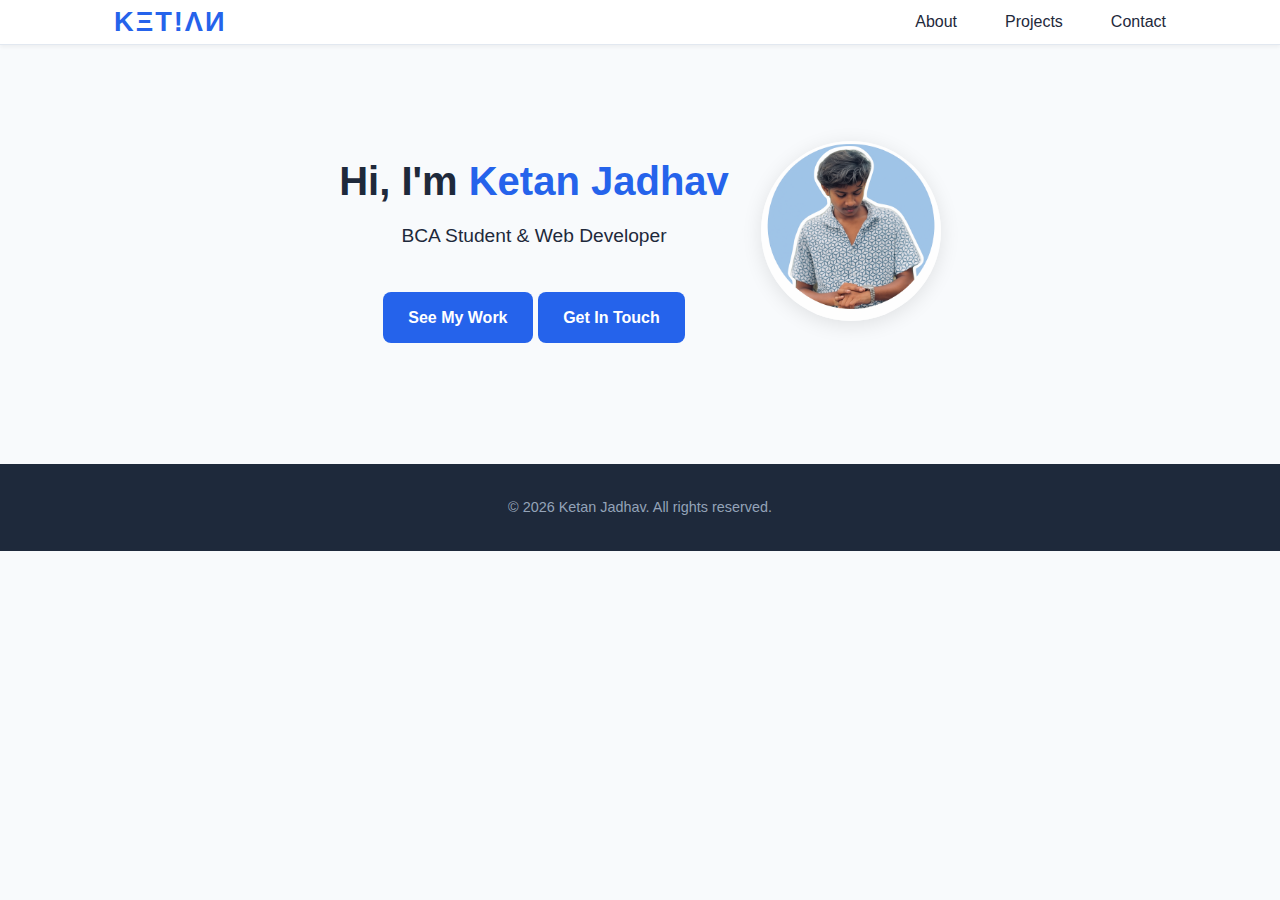
<file: index.html>
<!DOCTYPE html>
<html lang="en">
<head>
  <meta charset="UTF-8" />
  <meta name="viewport" content="width=device-width, initial-scale=1.0"/>
  <title>Ketan Jadhav | Home</title>
  <link rel="stylesheet" href="style.css" />
</head>
<body>
  <header>
    <nav class="container nav">
      <a href="index.html" class="logo">KΞT!ΛИ</a>
      <div class="nav-links">
        <a href="about.html">About</a>
        <a href="projects.html">Projects</a>
        <a href="contact.html">Contact</a>
      </div>
    </nav>
  </header>

  <main class="hero">
    <div class="container hero-content">
      <div class="hero-text">
        <h1>Hi, I'm <span class="primary">Ketan Jadhav</span></h1>
        <p class="tagline">BCA Student & Web Developer</p>
        <a href="projects.html" class="btn">See My Work</a>
        <a href="contact.html" class="btn btn-outline">Get In Touch</a>
      </div>
      <div class="hero-img">
        <img src="ketan.jpg" alt="Ketan Jadhav" />
      </div>
    </div>
  </main>

  <footer>
    <div class="container footer">
      <p>© <span id="year"></span> Ketan Jadhav. All rights reserved.</p>
    </div>
  </footer>

  <script src="main.js"></script>
</body>
</html>
</file>
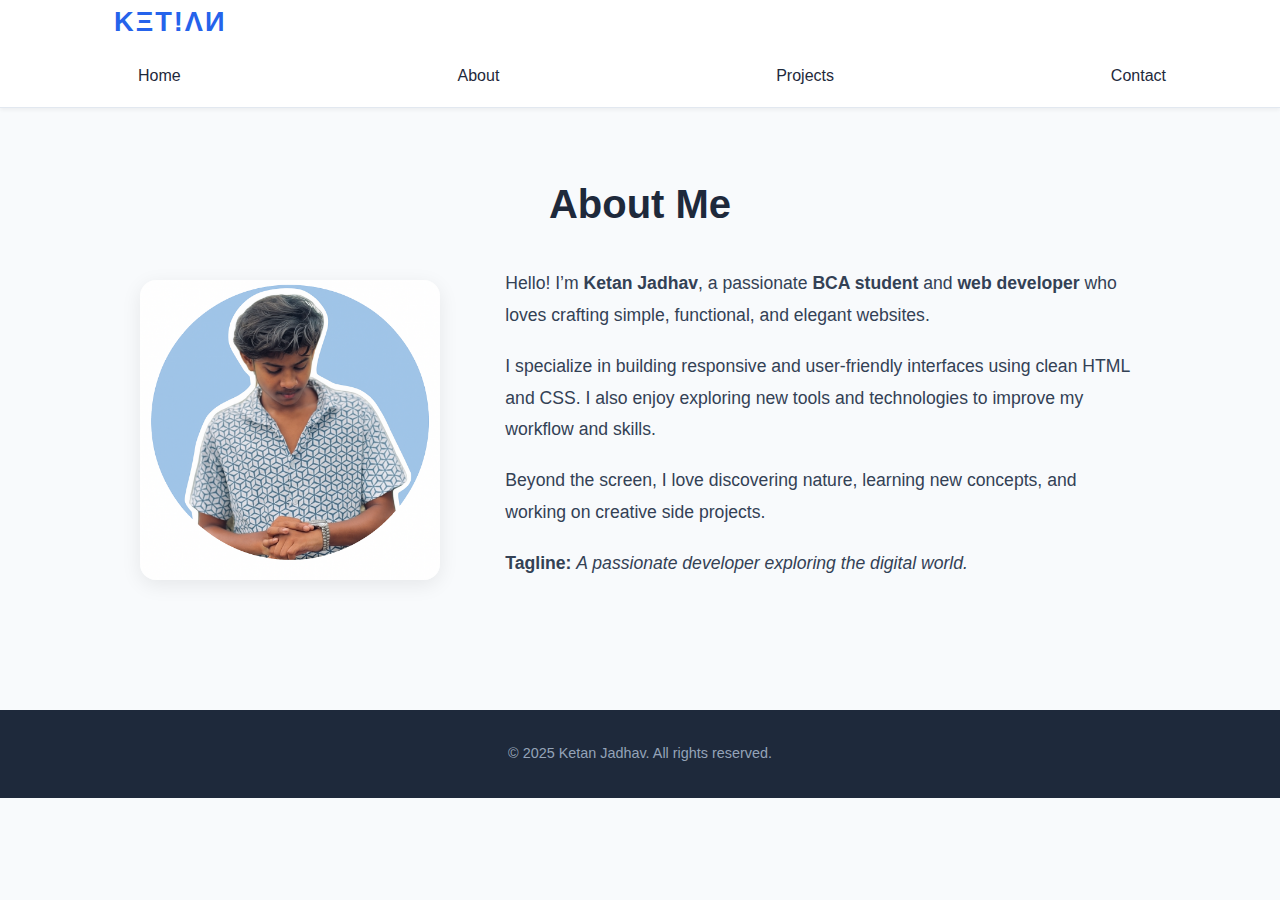
<file: about.html>
<!DOCTYPE html>
<html lang="en">
<head>
    <meta charset="UTF-8" />
    <meta name="viewport" content="width=device-width, initial-scale=1.0"/>
    <title>About | Ketan Jadhav</title>
    <link rel="stylesheet" href="style.css">
</head>
<body>
    <header class="site-header">
        <div class="container">
            <a href="index.html" class="logo">KΞT!ΛИ</a>
            <nav class="nav-links">
                <a href="index.html">Home</a>
                <a href="about.html" class="active">About</a>
                <a href="projects.html">Projects</a>
                <a href="contact.html">Contact</a>
            </nav>
        </div>
    </header>

    <main class="about-page container">
        <h1>About Me</h1>
        <div class="about-grid">
            <div class="about-image">
                <img src="ketan.jpg" alt="Ketan Jadhav's Photo">
            </div>
            <div class="about-content">
                <p>Hello! I’m <strong>Ketan Jadhav</strong>, a passionate <strong>BCA student</strong> and <strong>web developer</strong> who loves crafting simple, functional, and elegant websites.</p>
                <p>I specialize in building responsive and user-friendly interfaces using clean HTML and CSS. I also enjoy exploring new tools and technologies to improve my workflow and skills.</p>
                <p>Beyond the screen, I love discovering nature, learning new concepts, and working on creative side projects.</p>
                <p><strong>Tagline:</strong> <em>A passionate developer exploring the digital world.</em></p>
            </div>
        </div>
    </main>

    <footer class="site-footer">
        <p>© 2025 Ketan Jadhav. All rights reserved.</p>
    </footer>
</body>
</html>
</file>
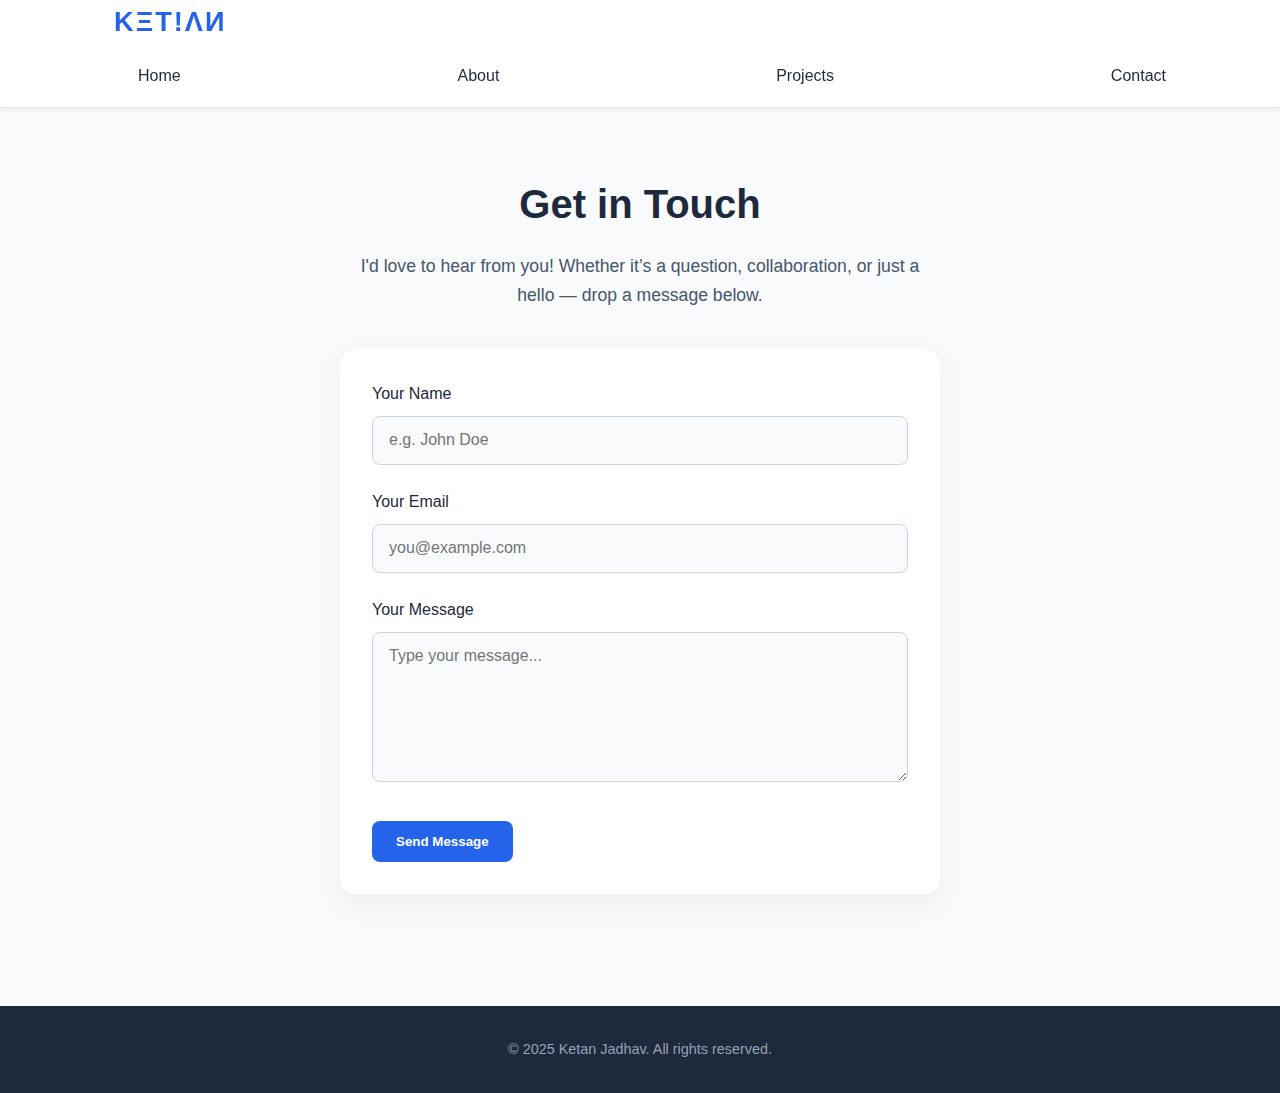
<file: contact.html>
<!DOCTYPE html>
<html lang="en">
<head>
    <meta charset="UTF-8" />
    <meta name="viewport" content="width=device-width, initial-scale=1.0"/>
    <title>Contact | Ketan Jadhav</title>
    <link rel="stylesheet" href="style.css">
</head>
<body>
    <header class="site-header">
        <div class="container">
            <a href="index.html" class="logo">KΞT!ΛИ</a>
            <nav class="nav-links">
                <a href="index.html">Home</a>
                <a href="about.html">About</a>
                <a href="projects.html">Projects</a>
                <a href="contact.html" class="active">Contact</a>
            </nav>
        </div>
    </header>

    <main class="contact-page container">
        <h1>Get in Touch</h1>
        <p class="contact-intro">I'd love to hear from you! Whether it’s a question, collaboration, or just a hello — drop a message below.</p>

        <form class="contact-form" id="contactForm">
            <div class="form-group">
                <label for="name">Your Name</label>
                <input type="text" id="name" name="name" required placeholder="e.g. John Doe">
            </div>
            <div class="form-group">
                <label for="email">Your Email</label>
                <input type="email" id="email" name="email" required placeholder="you@example.com">
            </div>
            <div class="form-group">
                <label for="message">Your Message</label>
                <textarea id="message" name="message" required placeholder="Type your message..."></textarea>
            </div>
            <button type="submit" class="btn">Send Message</button>
        </form>
    </main>

    <footer class="site-footer">
        <p>© 2025 Ketan Jadhav. All rights reserved.</p>
    </footer>

    <script src="main.js"></script>
</body>
</html>
</file>
<file: style.css>
:root {
  --primary: #2563eb;
  --secondary: #1e40af;
  --dark: #1e293b;
  --light: #f8fafc;
  --gray: #64748b;
}

* {
  margin: 0; padding: 0;
  box-sizing: border-box;
  font-family: 'Inter', sans-serif;
}

body {
  background: var(--light);
  color: var(--dark);
  line-height: 1.6;
}

.container {
  max-width: 1100px;
  margin: auto;
  padding: 0 1.5rem;
}

header {
  background: white;
  box-shadow: 0 2px 4px rgba(0,0,0,0.05);
  position: sticky; top: 0; z-index: 1000;
}

.nav {
  display: flex;
  justify-content: space-between;
  align-items: center;
  padding: 1rem 0;
}

.logo {
  font-size: 1.8rem;
  font-weight: bold;
  color: var(--primary);
  text-decoration: none;
}

.nav-links a {
  margin-left: 1.5rem;
  text-decoration: none;
  color: var(--dark);
  font-weight: 500;
  transition: color 0.3s;
}

.nav-links a:hover {
  color: var(--primary);
}

.hero {
  display: flex;
  align-items: center;
  flex-wrap: wrap;
  padding: 4rem 0;
}

.hero-content {
  display: flex;
  flex-wrap: wrap;
  align-items: center;
  gap: 2rem;
}

.hero-text {
  flex: 1;
}

.hero-text h1 {
  font-size: 2.8rem;
  margin-bottom: 1rem;
}

.hero-text .primary {
  color: var(--primary);
}

.tagline {
  font-size: 1.2rem;
  color: var(--gray);
  margin-bottom: 1.5rem;
}

.btn, .btn-outline {
  padding: 0.8rem 1.6rem;
  border-radius: 6px;
  font-weight: 600;
  text-decoration: none;
  transition: background-color 0.3s;
  display: inline-block;
  margin-top: 0.5rem;
}

.btn {
  background: var(--primary);
  color: white;
}

.btn:hover {
  background: var(--secondary);
}

.btn-outline {
  background: transparent;
  color: var(--primary);
  border: 2px solid var(--primary);
}

.btn-outline:hover {
  background: var(--primary);
  color: white;
}

.hero-img img {
  max-width: 280px;
  border-radius: 1rem;
  box-shadow: 0 6px 20px rgba(0,0,0,0.1);
}

footer.footer {
  text-align: center;
  padding: 2rem 0;
  background: white;
  border-top: 1px solid #e2e8f0;
  font-size: 0.9rem;
  color: var(--gray);
}

@media (max-width: 768px) {
  .hero {
    flex-direction: column;
    text-align: center;
  }

  .hero-img {
    margin-top: 2rem;
  }

  .nav-links {
    display: none;
  }
}



:root {
  --primary: #2563eb;
  --secondary: #1e40af;
  --dark: #1e293b;
  --light: #f8fafc;
  --gray: #94a3b8;
}

* {
  margin: 0;
  padding: 0;
  box-sizing: border-box;
  font-family: 'Inter', sans-serif;
}

body {
  background-color: var(--light);
  color: var(--dark);
  line-height: 1.6;
}

.container {
  max-width: 1100px;
  margin: 0 auto;
  padding: 0 1.5rem;
}

header {
  background-color: white;
  border-bottom: 1px solid #e2e8f0;
  position: sticky;
  top: 0;
  z-index: 999;
}

nav {
  display: flex;
  justify-content: space-between;
  align-items: center;
  padding: 1.2rem 0;
}

.logo {
  font-size: 1.7rem;
  font-weight: bold;
  color: var(--primary);
  text-decoration: none;
  letter-spacing: 2px;
}

.nav-links {
  display: flex;
  gap: 1.5rem;
}

.nav-links a {
  text-decoration: none;
  color: var(--dark);
  font-weight: 500;
  transition: color 0.3s ease;
}

.nav-links a:hover {
  color: var(--primary);
}

section {
  padding: 4rem 0;
}

.hero {
  display: flex;
  flex-direction: column;
  align-items: center;
  text-align: center;
  padding-top: 6rem;
}

.hero img {
  width: 180px;
  height: 180px;
  border-radius: 50%;
  object-fit: cover;
  margin-bottom: 1.5rem;
  box-shadow: 0 4px 20px rgba(0, 0, 0, 0.1);
}

.hero h1 {
  font-size: 2.5rem;
  font-weight: 800;
  margin-bottom: 0.5rem;
}

.hero h2 {
  font-size: 1.3rem;
  font-weight: 500;
  color: var(--gray);
  margin-bottom: 1rem;
}

.hero p {
  color: var(--dark);
  max-width: 600px;
  margin-bottom: 2rem;
}

.btn {
  padding: 0.7rem 1.5rem;
  border: none;
  background-color: var(--primary);
  color: white;
  border-radius: 6px;
  font-weight: 500;
  text-decoration: none;
  transition: background 0.3s ease;
}

.btn:hover {
  background-color: var(--secondary);
}

.projects-container {
  display: grid;
  grid-template-columns: repeat(auto-fit, minmax(280px, 1fr));
  gap: 2rem;
}

.project-card {
  background: white;
  border-radius: 8px;
  box-shadow: 0 6px 20px rgba(0, 0, 0, 0.04);
  overflow: hidden;
  transition: transform 0.3s ease;
}

.project-card:hover {
  transform: translateY(-5px);
}

.project-card img {
  width: 100%;
  height: 180px;
  object-fit: cover;
}

.project-card .content {
  padding: 1.2rem;
}

.project-card h3 {
  margin-bottom: 0.5rem;
  font-size: 1.2rem;
}

.project-card p {
  font-size: 0.95rem;
  color: var(--gray);
  margin-bottom: 1rem;
}

.project-tech {
  display: flex;
  flex-wrap: wrap;
  gap: 0.5rem;
  font-size: 0.8rem;
}

.project-tech span {
  background: rgba(37, 99, 235, 0.1);
  color: var(--primary);
  padding: 0.3rem 0.8rem;
  border-radius: 50px;
}

footer {
  padding: 2rem 0;
  background-color: var(--dark);
  color: white;
  text-align: center;
  margin-top: 3rem;
}

footer p {
  font-size: 0.9rem;
  color: var(--gray);
}

@media (max-width: 768px) {
  .nav-links {
    flex-direction: column;
    gap: 1rem;
  }

  .projects-container {
    grid-template-columns: 1fr;
  }

  .hero h1 {
    font-size: 2rem;
  }
}


/* Additional styles */
.hero-banner {
  padding: 100px 20px;
  text-align: center;
  background: linear-gradient(to right, #2563eb, #1e40af);
  color: white;
}

.hero-banner h1 {
  font-size: 3rem;
  margin-bottom: 0.5rem;
}

.hero-banner p {
  font-size: 1.2rem;
  max-width: 600px;
  margin: auto;
}

.about-grid {
  display: flex;
  flex-wrap: wrap;
  gap: 2rem;
  align-items: center;
  margin-top: 3rem;
}

.about-grid img {
  max-width: 300px;
  border-radius: 12px;
}

.about-text h2 {
  font-size: 2rem;
  margin-bottom: 1rem;
}

.contact-form {
  background: white;
  padding: 2rem;
  border-radius: 1rem;
  box-shadow: 0 0 10px rgba(0,0,0,0.08);
  max-width: 600px;
  margin: auto;
}

.form-group {
  margin-bottom: 1.5rem;
}

.form-group label {
  display: block;
  font-weight: 600;
  margin-bottom: 0.5rem;
}

input, textarea {
  width: 100%;
  padding: 0.8rem;
  border-radius: 8px;
  border: 1px solid #ccc;
}

.social-icons {
  text-align: center;
  margin-top: 2rem;
}

.social-icons a {
  margin: 0 10px;
  font-size: 1.8rem;
  color: var(--dark);
  transition: color 0.3s;
}

.social-icons a:hover {
  color: var(--primary);
}


.about-section, .contact-section {
  padding: 80px 0;
}

.about-wrapper {
  display: flex;
  flex-wrap: wrap;
  gap: 2rem;
  align-items: center;
}

.profile-image {
  width: 240px;
  border-radius: 12px;
  box-shadow: 0 8px 20px rgba(0, 0, 0, 0.08);
}

.about-text {
  flex: 1;
  font-size: 1.05rem;
  color: #334155;
  line-height: 1.7;
}

.contact-form {
  max-width: 600px;
  margin: 0 auto;
  background: white;
  padding: 2rem;
  border-radius: 12px;
  box-shadow: 0 10px 30px rgba(0, 0, 0, 0.06);
}

.contact-form .form-group {
  margin-bottom: 1.5rem;
}

.contact-form label {
  font-weight: 600;
  margin-bottom: 0.5rem;
  display: block;
}

.contact-form input,
.contact-form textarea {
  width: 100%;
  padding: 0.8rem;
  border: 1px solid #cbd5e1;
  border-radius: 8px;
  font-size: 1rem;
}

.contact-form button {
  background-color: #2563eb;
  color: white;
  padding: 0.8rem 1.5rem;
  border: none;
  border-radius: 8px;
  font-weight: 600;
  cursor: pointer;
  transition: background-color 0.3s ease;
}

.contact-form button:hover {
  background-color: #1e40af;
}



/* Add these at the end of style.css if not present already */

.about-page {
    padding: 4rem 1rem;
}

.about-page h1 {
    font-size: 2.5rem;
    margin-bottom: 2rem;
    text-align: center;
}

.about-grid {
    display: grid;
    grid-template-columns: 1fr 2fr;
    gap: 3rem;
    align-items: center;
    max-width: 1000px;
    margin: 0 auto;
}

.about-image img {
    width: 100%;
    max-width: 300px;
    border-radius: 1rem;
    box-shadow: 0 5px 20px rgba(0, 0, 0, 0.08);
}

.about-content p {
    font-size: 1.1rem;
    line-height: 1.8;
    margin-bottom: 1.2rem;
    color: #334155;
}

@media (max-width: 768px) {
    .about-grid {
        grid-template-columns: 1fr;
        text-align: center;
    }

    .about-content {
        padding-top: 2rem;
    }
}


.contact-page {
    padding: 4rem 1rem;
    max-width: 800px;
    margin: 0 auto;
}

.contact-page h1 {
    font-size: 2.5rem;
    text-align: center;
    margin-bottom: 1rem;
}

.contact-intro {
    text-align: center;
    color: #475569;
    font-size: 1.1rem;
    margin-bottom: 2.5rem;
    max-width: 600px;
    margin-left: auto;
    margin-right: auto;
}

.contact-form {
    background: white;
    padding: 2rem;
    border-radius: 1rem;
    box-shadow: 0 10px 30px rgba(0, 0, 0, 0.05);
}

.form-group {
    margin-bottom: 1.5rem;
}

.form-group label {
    font-weight: 500;
    display: block;
    margin-bottom: 0.6rem;
    color: #1e293b;
}

.form-group input,
.form-group textarea {
    width: 100%;
    padding: 0.9rem 1rem;
    border: 1px solid #cbd5e1;
    border-radius: 0.5rem;
    font-size: 1rem;
    background-color: #f8fafc;
    transition: border 0.2s;
}

.form-group input:focus,
.form-group textarea:focus {
    border-color: var(--primary);
    outline: none;
    background-color: #ffffff;
}

textarea {
    resize: vertical;
    min-height: 150px;
}

.btn {
    background-color: var(--primary);
    color: #fff;
    padding: 0.8rem 1.6rem;
    border: none;
    border-radius: 0.5rem;
    font-weight: 600;
    cursor: pointer;
    transition: background-color 0.3s;
}

.btn:hover {
    background-color: var(--secondary);
}
</file>
